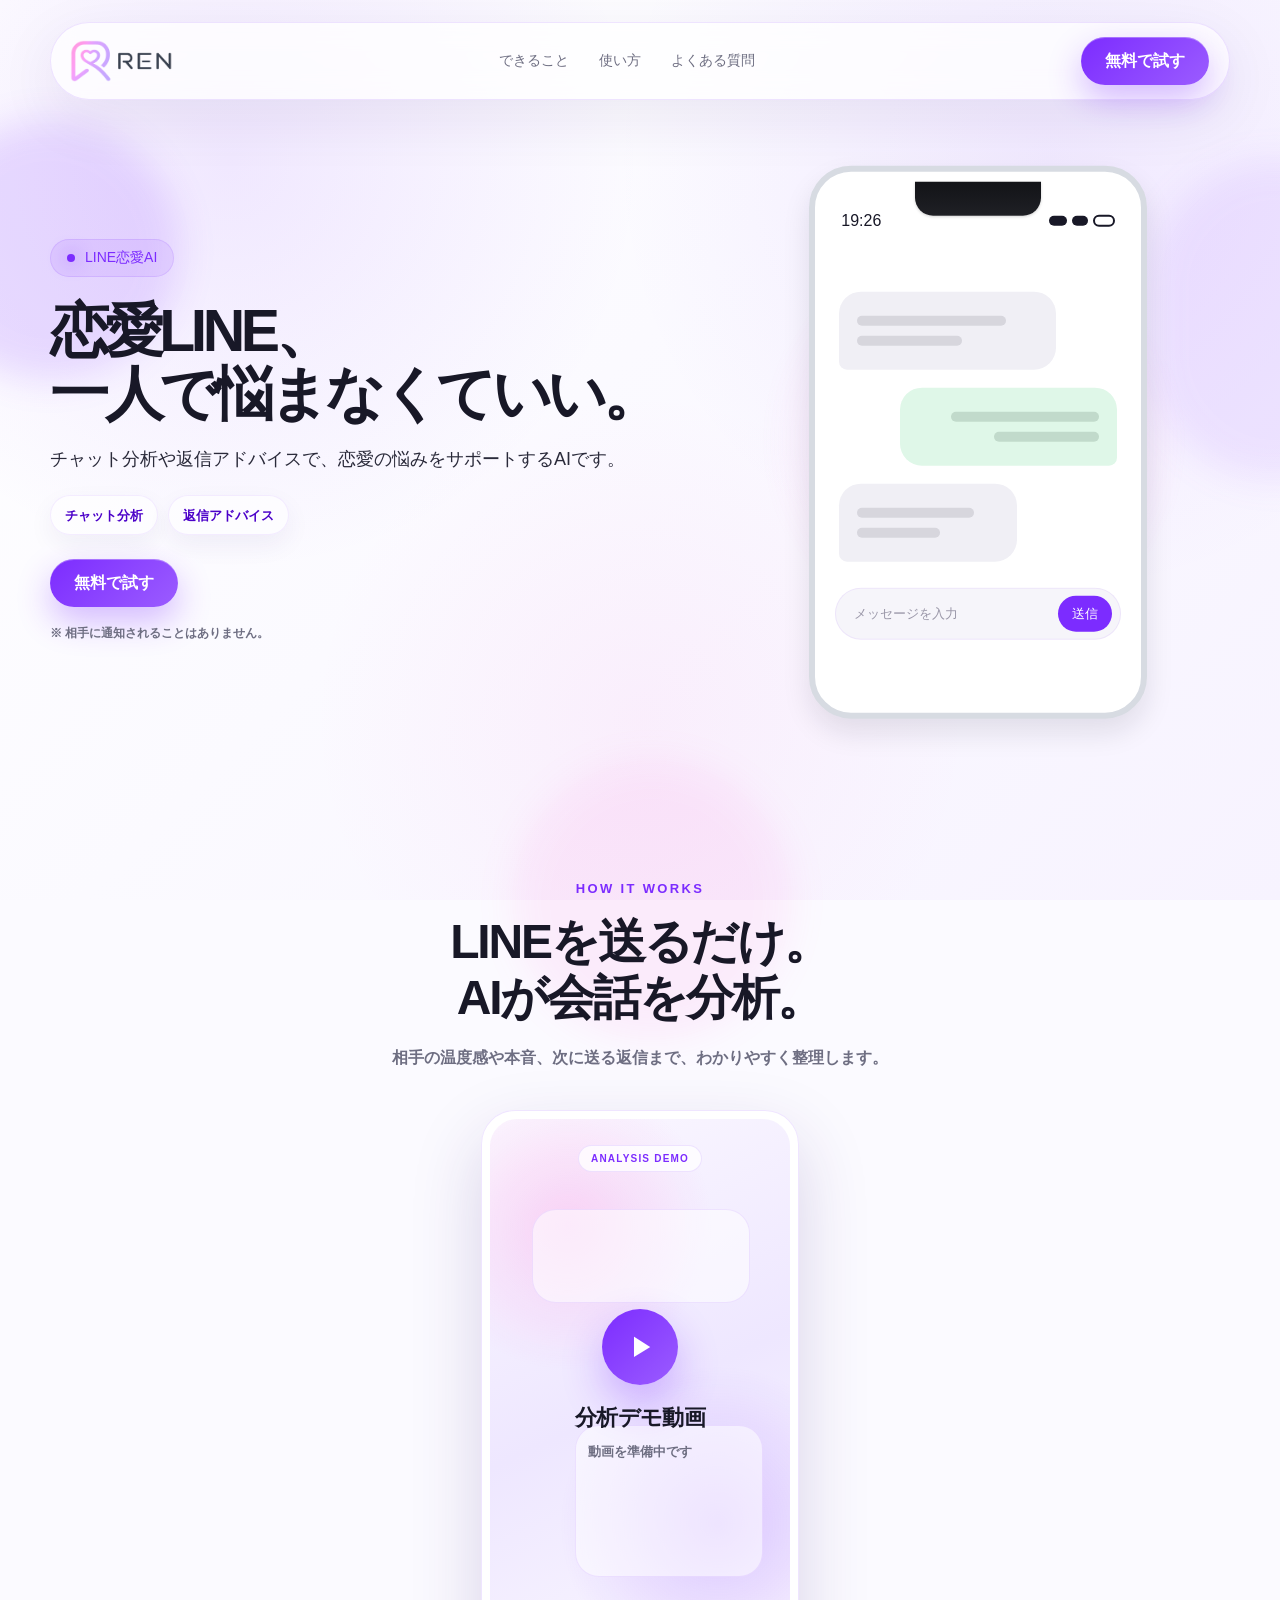
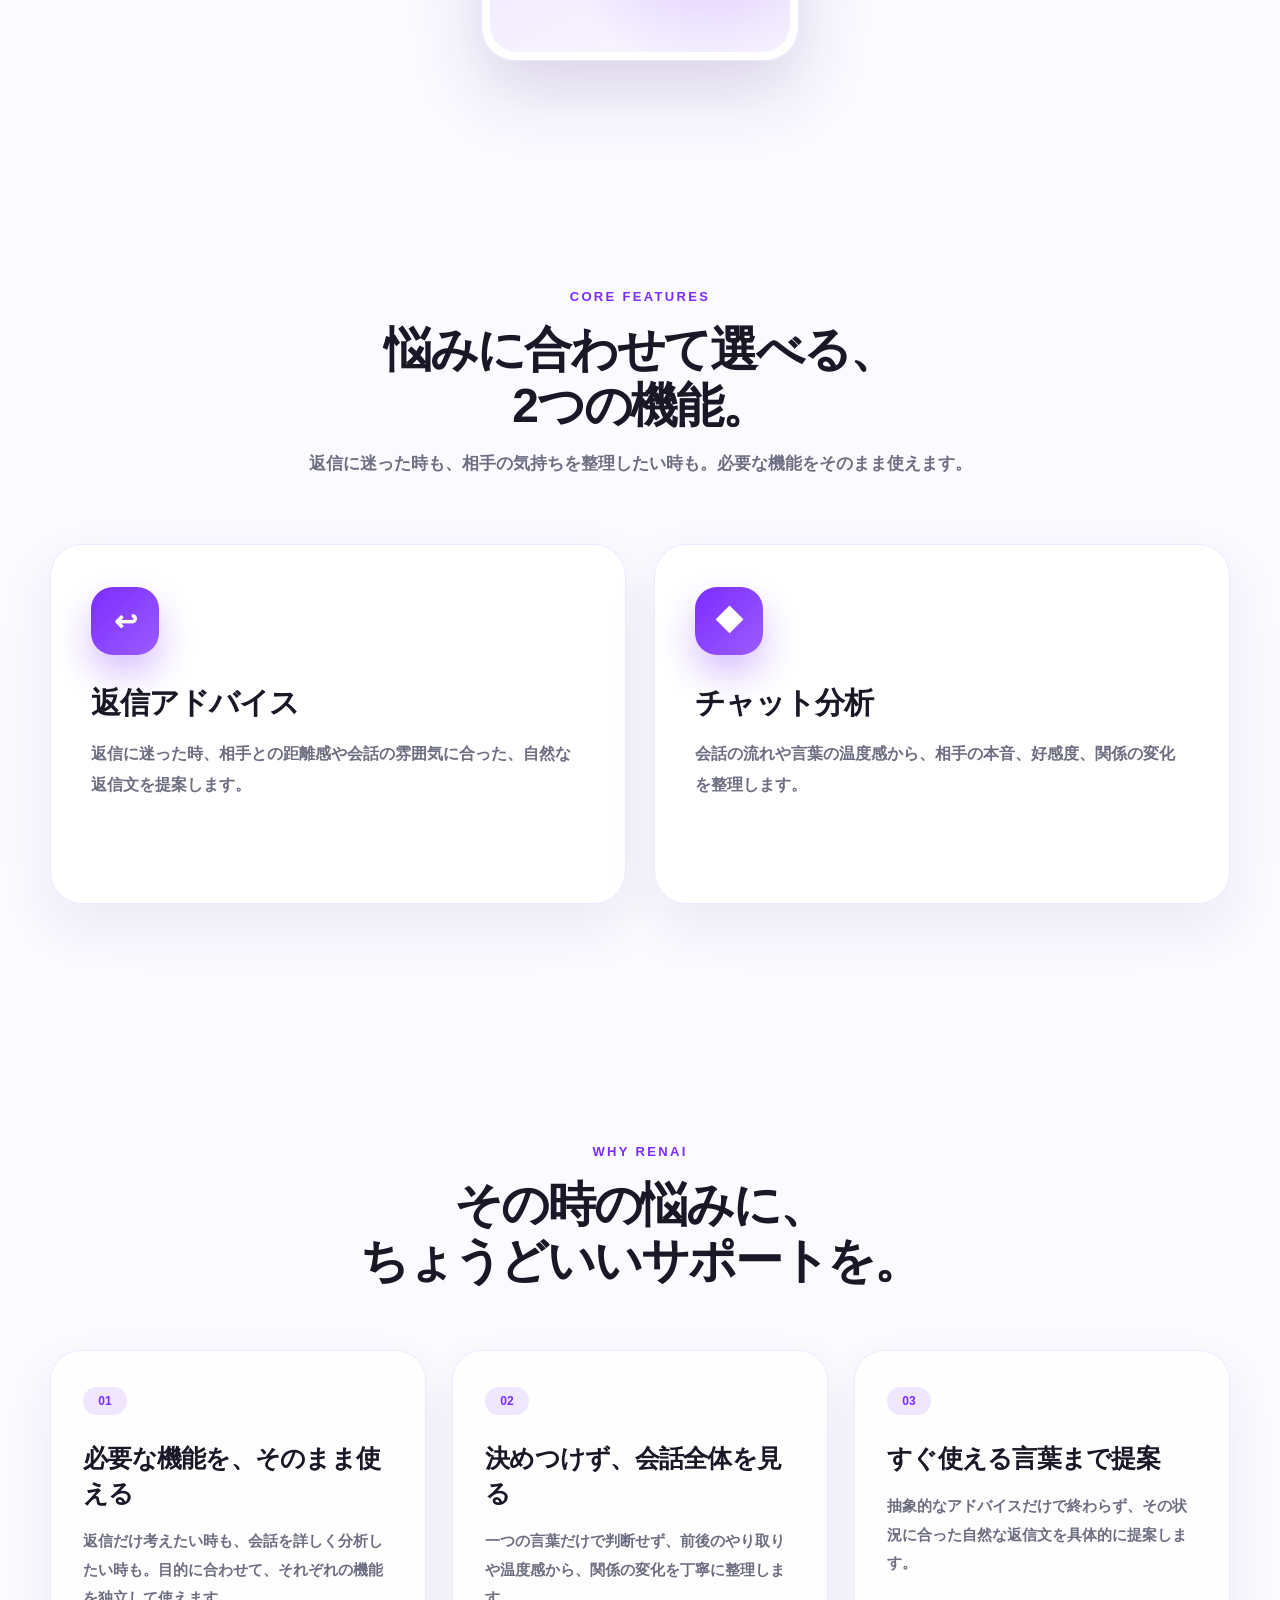
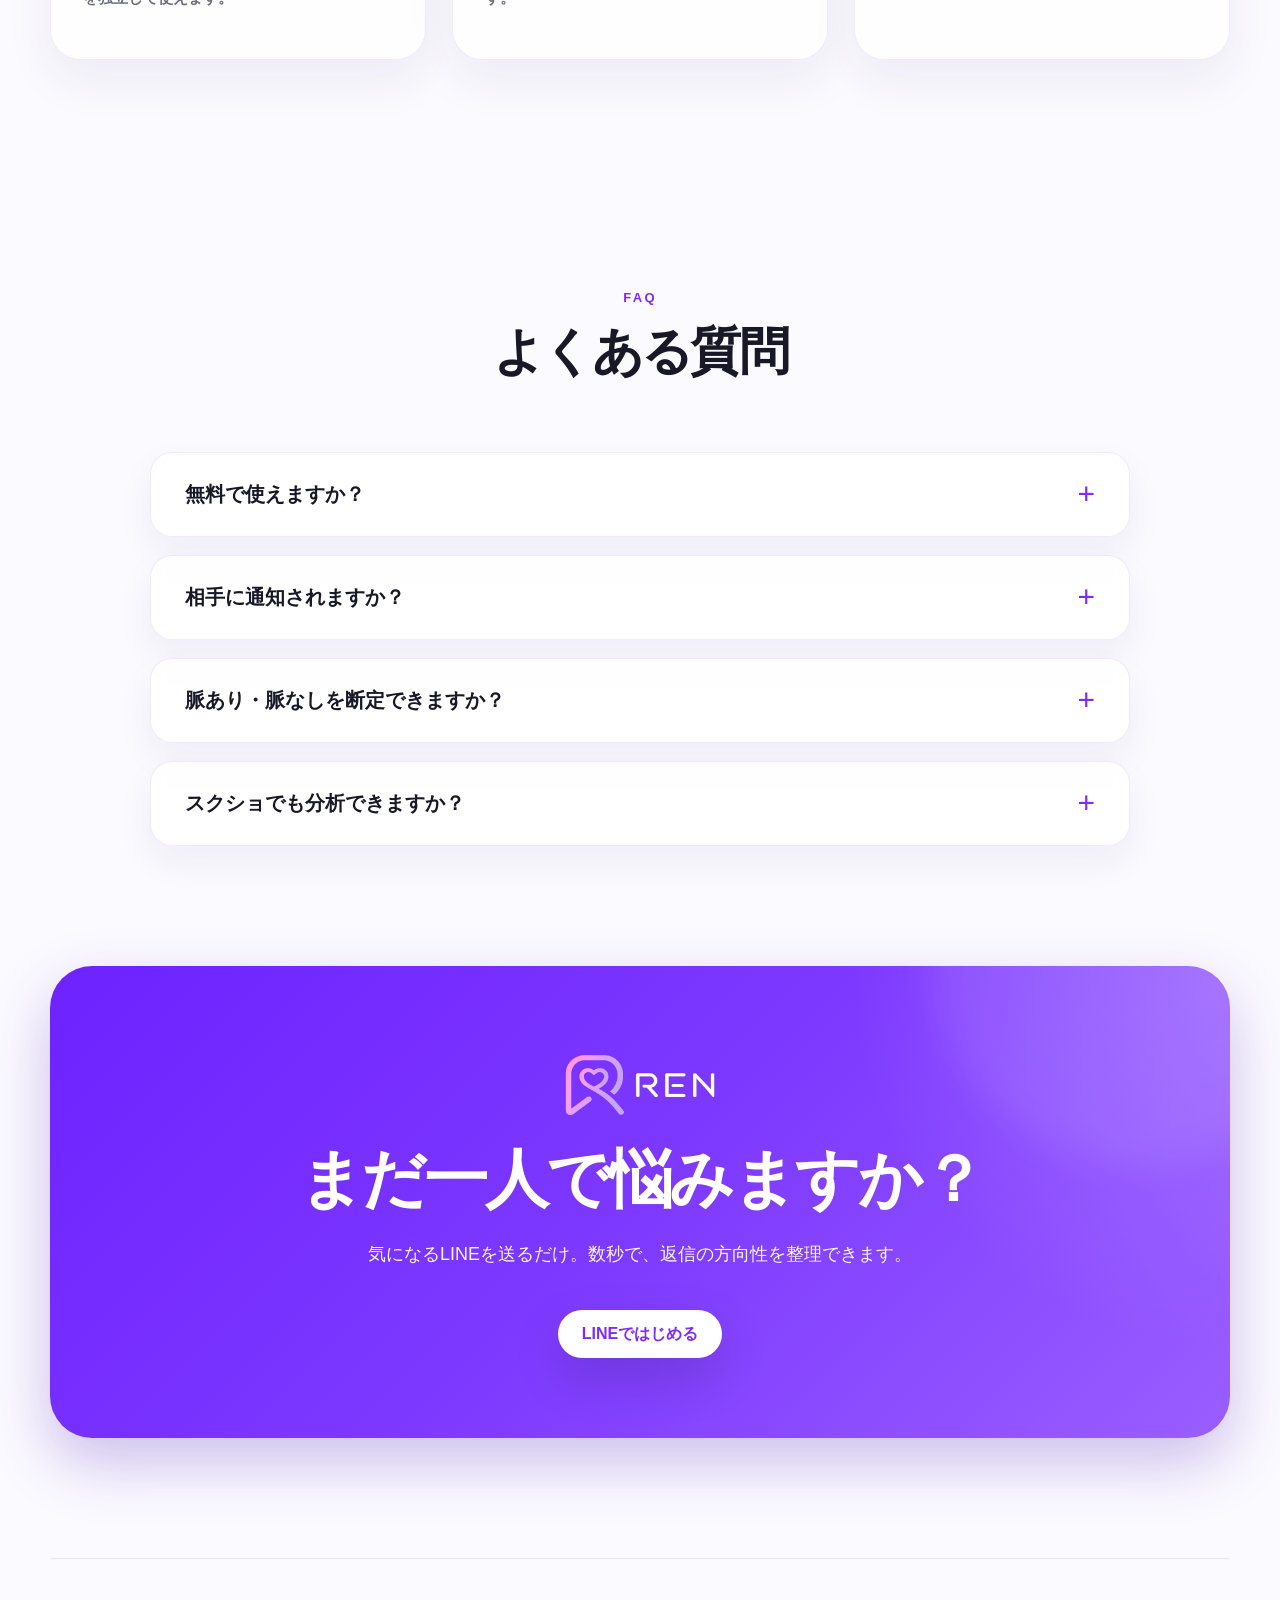
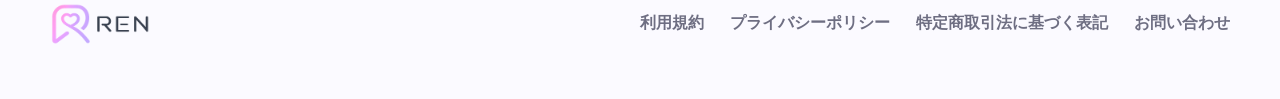
<file: index.html>
<!DOCTYPE html>
<html lang="ja">
<head>
  <meta charset="UTF-8" />
  <meta name="viewport" content="width=device-width, initial-scale=1.0" />

  <title>RenAI｜LINE恋愛AI</title>
  <meta
    name="description"
    content="RenAIは、LINEの返信に迷った時に、チャット分析と返信アドバイスができる恋愛AIサービスです。"
  />

  <link rel="icon" href="assets/images/renai-icon.svg" type="image/svg+xml" />
  <link rel="stylesheet" href="assets/css/style.css" />
</head>

<body>
  <div class="page-bg">
    <div class="glow glow-1"></div>
    <div class="glow glow-2"></div>
    <div class="glow glow-3"></div>
  </div>

  <header class="site-header">
    <a href="#" class="brand">
      <img class="brand-image brand-image-header" src="assets/images/renai-logo-dark-final.png" alt="RenAI">
    </a>

    <nav class="nav">
      <a href="#features">できること</a>
      <a href="#demo">使い方</a>
      <a href="#faq">よくある質問</a>
    </nav>

    <a href="#start" class="header-cta">無料で試す</a>
  </header>

  <main>
    <section class="hero">
      <div class="hero-copy reveal">
        <div class="hero-label">
          <span></span>
          LINE恋愛AI
        </div>

        <h1>恋愛LINE、<br>一人で悩まなくていい。</h1>

        <p class="hero-lead">
          チャット分析や返信アドバイスで、恋愛の悩みをサポートするAIです。
        </p>

        <div class="hero-tags">
          <span>チャット分析</span>
          <span>返信アドバイス</span>
        </div>

        <div class="hero-actions">
          <a href="#start" class="primary-btn">無料で試す</a>
        </div>

        <p class="hero-note">
          ※ 相手に通知されることはありません。
        </p>
      </div>

      <div class="hero-visual reveal">
        <div class="phone-wrap">
          <div class="phone">
            <div class="phone-top">
              <span>19:26</span>
              <div class="phone-icons">
                <span></span>
                <span></span>
                <span></span>
              </div>
            </div>

            <div class="line-header">
              <div class="line-avatar">相</div>
              <div>
                <strong>気になる相手</strong>
                <p>昨日</p>
              </div>
            </div>

            <div class="chat-area">
              <div class="chat-placeholder placeholder-other" aria-hidden="true">
                <span></span><span></span>
              </div>

              <div class="chat-placeholder placeholder-me" aria-hidden="true">
                <span></span><span></span>
              </div>

              <div class="chat-placeholder placeholder-other placeholder-short" aria-hidden="true">
                <span></span><span></span>
              </div>

              <div class="chat-bubble other">
                また今度ご飯行こう😊
              </div>

              <div class="chat-bubble me">
                うれしい😊 いつなら行けそう？
              </div>

              <div class="chat-bubble other">
                まだ予定見えたら連絡するね
              </div>
            </div>

            <div class="input-bar">
              <span>メッセージを入力</span>
              <button>送信</button>
            </div>
          </div>

        </div>
      </section>

    <section id="demo" class="video-demo-section">
      <div class="video-demo-copy reveal">
        <p class="section-kicker">How it works</p>
        <h2>LINEを送るだけ。<br>AIが会話を分析。</h2>
        <p>相手の温度感や本音、次に送る返信まで、わかりやすく整理します。</p>
      </div>

      <div class="video-frame reveal">
        <div class="video-placeholder" role="img" aria-label="分析デモ動画の表示位置">
          <span class="video-status">ANALYSIS DEMO</span>
          <div class="video-play" aria-hidden="true">▶</div>
          <strong>分析デモ動画</strong>
          <small>動画を準備中です</small>
        </div>
      </div>
    </section>

<section id="features" class="section">
      <div class="mobile-feature-content">
      <div class="section-head reveal">
        <p>Features</p>
        <h2>恋愛LINEの悩みを、3つの角度から整理。</h2>
      </div>

      <div class="feature-grid">
        <article class="feature-card reveal">
          <div class="icon">↩</div>
          <h3>返信アドバイス</h3>
          <p>
            重く見えにくく、自然に会話が続きやすい返信文を提案します。
          </p>
        </article>

        <article class="feature-card reveal">
          <div class="icon">◆</div>
          <h3>相手の本音分析</h3>
          <p>
            言葉の表面だけでなく、温度感や距離感の変化を読み取ります。
          </p>
        </article>

        <article class="feature-card reveal">
          <div class="icon">◎</div>
          <h3>恋愛相談</h3>
          <p>
            今の関係性を冷静に整理し、次にどう動くべきかを考えます。
          </p>
        </article>
      </div>
      </div>

      <div class="desktop-feature-content">
        <div class="desktop-feature-head reveal">
          <p>Core Features</p>
          <h2>悩みに合わせて選べる、<br>2つの機能。</h2>
          <span>返信に迷った時も、相手の気持ちを整理したい時も。必要な機能をそのまま使えます。</span>
        </div>

        <div class="feature-flow">
          <article class="feature-flow-card reveal">
            <div class="icon">↩</div>
            <h3>返信アドバイス</h3>
            <p>返信に迷った時、相手との距離感や会話の雰囲気に合った、自然な返信文を提案します。</p>
          </article>

          <article class="feature-flow-card reveal">
            <div class="icon">◆</div>
            <h3>チャット分析</h3>
            <p>会話の流れや言葉の温度感から、相手の本音、好感度、関係の変化を整理します。</p>
          </article>
        </div>
      </div>
    </section>

    <section class="section why">
      <div class="mobile-why-content">
      <div class="section-head reveal">
        <p>Why RenAI</p>
        <h2>決めつけず、会話の流れで見る。</h2>
      </div>

      <div class="why-grid">
        <div class="why-card reveal">
          <h3>単発の言葉だけで判断しない</h3>
          <p>
            「忙しい」「また今度」だけで脈なしとは決めません。
            前後のやり取りから温度感を見ます。
          </p>
        </div>

        <div class="why-card reveal">
          <h3>返信文まで具体的に出せる</h3>
          <p>
            分析だけで終わらず、その状況に合った自然な返信例まで提案します。
          </p>
        </div>

        <div class="why-card reveal">
          <h3>重く見えにくい表現に整える</h3>
          <p>
            不安が出やすい場面でも、相手に圧をかけにくい言い方を考えます。
          </p>
        </div>
      </div>
      </div>

      <div class="desktop-why-content">
        <div class="desktop-why-head reveal">
          <p>Why RenAI</p>
          <h2>その時の悩みに、<br>ちょうどいいサポートを。</h2>
        </div>

        <div class="desktop-why-grid">
          <article class="desktop-why-card reveal">
            <span>01</span>
            <h3>必要な機能を、そのまま使える</h3>
            <p>返信だけ考えたい時も、会話を詳しく分析したい時も。目的に合わせて、それぞれの機能を独立して使えます。</p>
          </article>

          <article class="desktop-why-card reveal">
            <span>02</span>
            <h3>決めつけず、会話全体を見る</h3>
            <p>一つの言葉だけで判断せず、前後のやり取りや温度感から、関係の変化を丁寧に整理します。</p>
          </article>

          <article class="desktop-why-card reveal">
            <span>03</span>
            <h3>すぐ使える言葉まで提案</h3>
            <p>抽象的なアドバイスだけで終わらず、その状況に合った自然な返信文を具体的に提案します。</p>
          </article>
        </div>
      </div>
    </section>

    <section id="faq" class="faq-section">
      <div class="section-head reveal">
        <p>FAQ</p>
        <h2>よくある質問</h2>
      </div>

      <div class="faq-list reveal">
        <details>
          <summary>無料で使えますか？</summary>
          <p>はい。まずは無料で試せます。利用回数や機能は今後変更される場合があります。</p>
        </details>

        <details>
          <summary>相手に通知されますか？</summary>
          <p>通知されません。LINEの内容を送っても、相手側に知られることはありません。</p>
        </details>

        <details>
          <summary>脈あり・脈なしを断定できますか？</summary>
          <p>断定はしません。会話の流れから、可能性や注意点を整理します。</p>
        </details>

        <details>
          <summary>スクショでも分析できますか？</summary>
          <p>はい。LINEのスクショをもとに、返信や相手の温度感を分析できます。</p>
        </details>
      </div>
    </section>

    <section id="start" class="final-cta reveal">
      <div class="cta-card">
        <img class="brand-image brand-image-cta" src="assets/images/renai-logo-light-final.png" alt="RenAI">
        <h2>まだ一人で悩みますか？</h2>
        <span>
          気になるLINEを送るだけ。数秒で、返信の方向性を整理できます。
        </span>
        <a href="#" class="primary-btn">LINEではじめる</a>
      </div>
    </section>
  </main>

  <footer class="footer">
    <div class="brand">
      <img class="brand-image brand-image-footer" src="assets/images/renai-logo-dark-final.png" alt="RenAI">
    </div>

    <div class="footer-links">
      <a href="terms.html">利用規約</a>
      <a href="privacy.html">プライバシーポリシー</a>
      <a href="tokutei.html">特定商取引法に基づく表記</a>
      <a href="contact.html">お問い合わせ</a>
    </div>
  </footer>

  <script src="assets/js/script.js"></script>
</body>
</html>
</file>
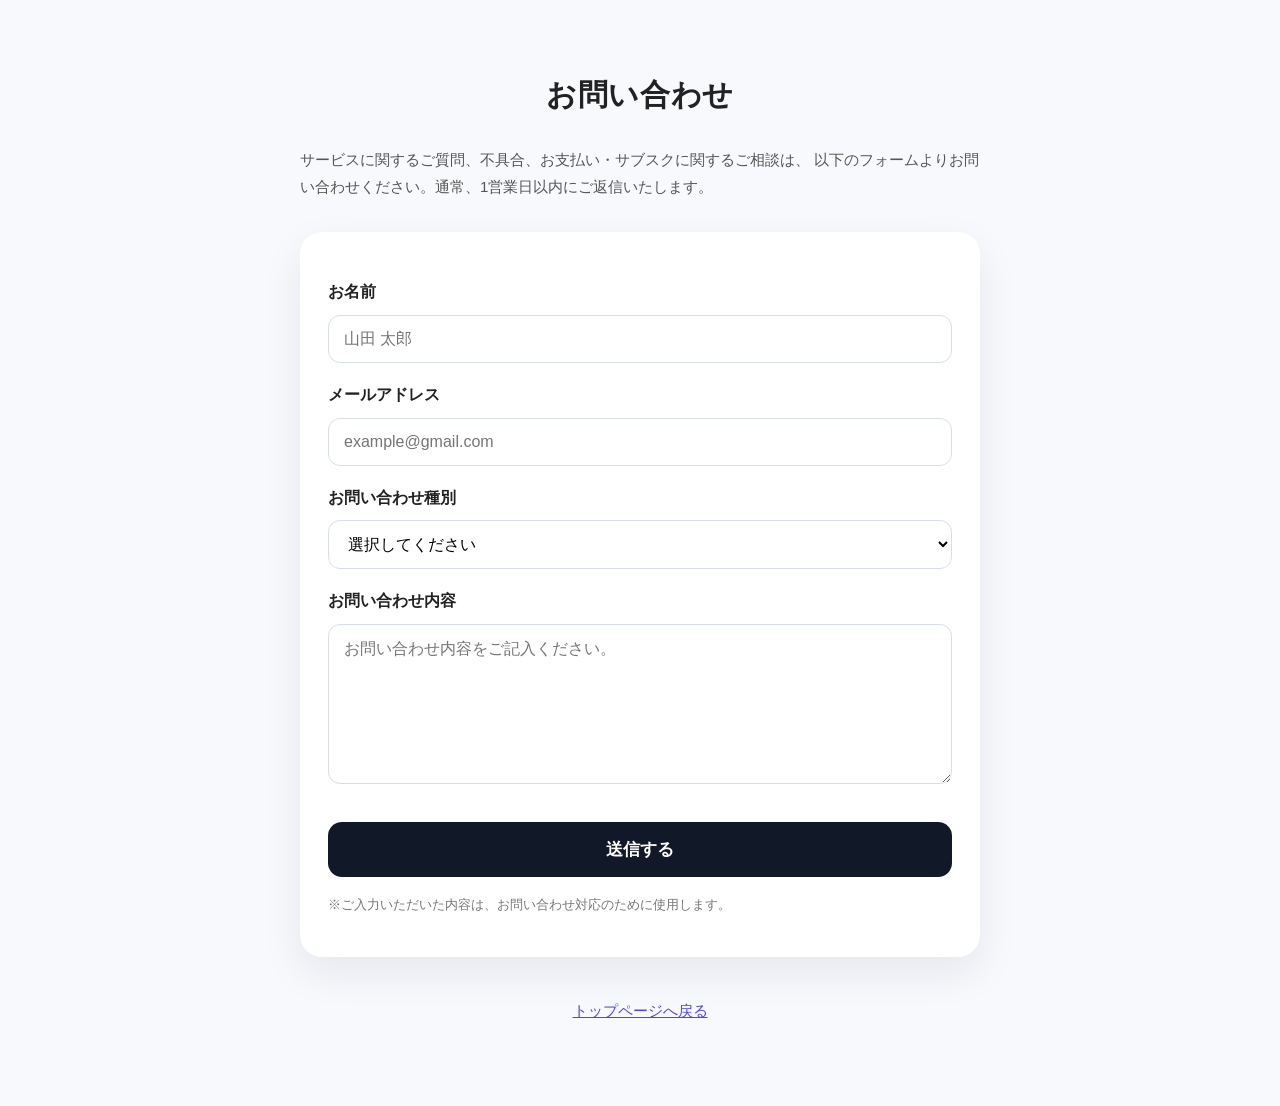
<file: contact.html>
<!DOCTYPE html>
<html lang="ja">
<head>
  <meta charset="UTF-8" />
  <meta name="viewport" content="width=device-width, initial-scale=1.0" />
  <title>お問い合わせ | RenAI</title>
  <link rel="icon" href="assets/images/renai-icon.svg" type="image/svg+xml" />
  <style>
    body {
      margin: 0;
      font-family: -apple-system, BlinkMacSystemFont, "Helvetica Neue", sans-serif;
      background: #f7f9fc;
      color: #222;
      line-height: 1.8;
    }

    .wrap {
      max-width: 680px;
      margin: 0 auto;
      padding: 48px 20px 80px;
    }

    h1 {
      text-align: center;
      font-size: 30px;
      font-weight: 700;
      margin-bottom: 24px;
      letter-spacing: 0.02em;
    }

    .lead {
      color: #555;
      margin-bottom: 32px;
      font-size: 15px;
    }

    form {
      background: #fff;
      border-radius: 22px;
      padding: 28px;
      box-shadow: 0 16px 40px rgba(20, 30, 60, 0.08);
    }

    label {
      display: block;
      font-weight: 700;
      margin: 18px 0 8px;
    }

    input,
    select,
    textarea {
      width: 100%;
      box-sizing: border-box;
      border: 1px solid #d8dee9;
      border-radius: 12px;
      padding: 14px 15px;
      font-size: 16px;
      background: #fff;
    }

    textarea {
      min-height: 160px;
      resize: vertical;
    }

    button {
      width: 100%;
      margin-top: 28px;
      padding: 16px;
      border: none;
      border-radius: 14px;
      background: #111827;
      color: #fff;
      font-size: 17px;
      font-weight: 700;
      cursor: pointer;
    }

    .note {
      font-size: 13px;
      color: #777;
      margin-top: 16px;
    }

    .back {
      margin-top: 40px;
      text-align: center;
    }

    .back a {
      color: #4f46e5;
      text-decoration: underline;
      font-size: 15px;
    }
  </style>
</head>

<body>
  <div class="wrap">
    <h1>お問い合わせ</h1>

    <p class="lead">
      サービスに関するご質問、不具合、お支払い・サブスクに関するご相談は、
      以下のフォームよりお問い合わせください。通常、1営業日以内にご返信いたします。
    </p>

    <form action="https://henxin-ai.onrender.com/contact" method="POST">
      <label for="name">お名前</label>
      <input id="name" name="name" type="text" placeholder="山田 太郎" required />

      <label for="email">メールアドレス</label>
      <input id="email" name="email" type="email" placeholder="example@gmail.com" required />

      <label for="category">お問い合わせ種別</label>
      <select id="category" name="category" required>
        <option value="">選択してください</option>
        <option value="利用方法について">利用方法について</option>
        <option value="お支払い・サブスクについて">お支払い・サブスクについて</option>
        <option value="不具合について">不具合について</option>
        <option value="データ削除について">データ削除について</option>
        <option value="その他">その他</option>
      </select>

      <label for="message">お問い合わせ内容</label>
      <textarea id="message" name="message" placeholder="お問い合わせ内容をご記入ください。" required></textarea>

      <button type="submit">送信する</button>

      <p class="note">
        ※ご入力いただいた内容は、お問い合わせ対応のために使用します。
      </p>
    </form>

    <div class="back">
      <a href="/">トップページへ戻る</a>
    </div>
  </div>
</body>
</html>
</file>
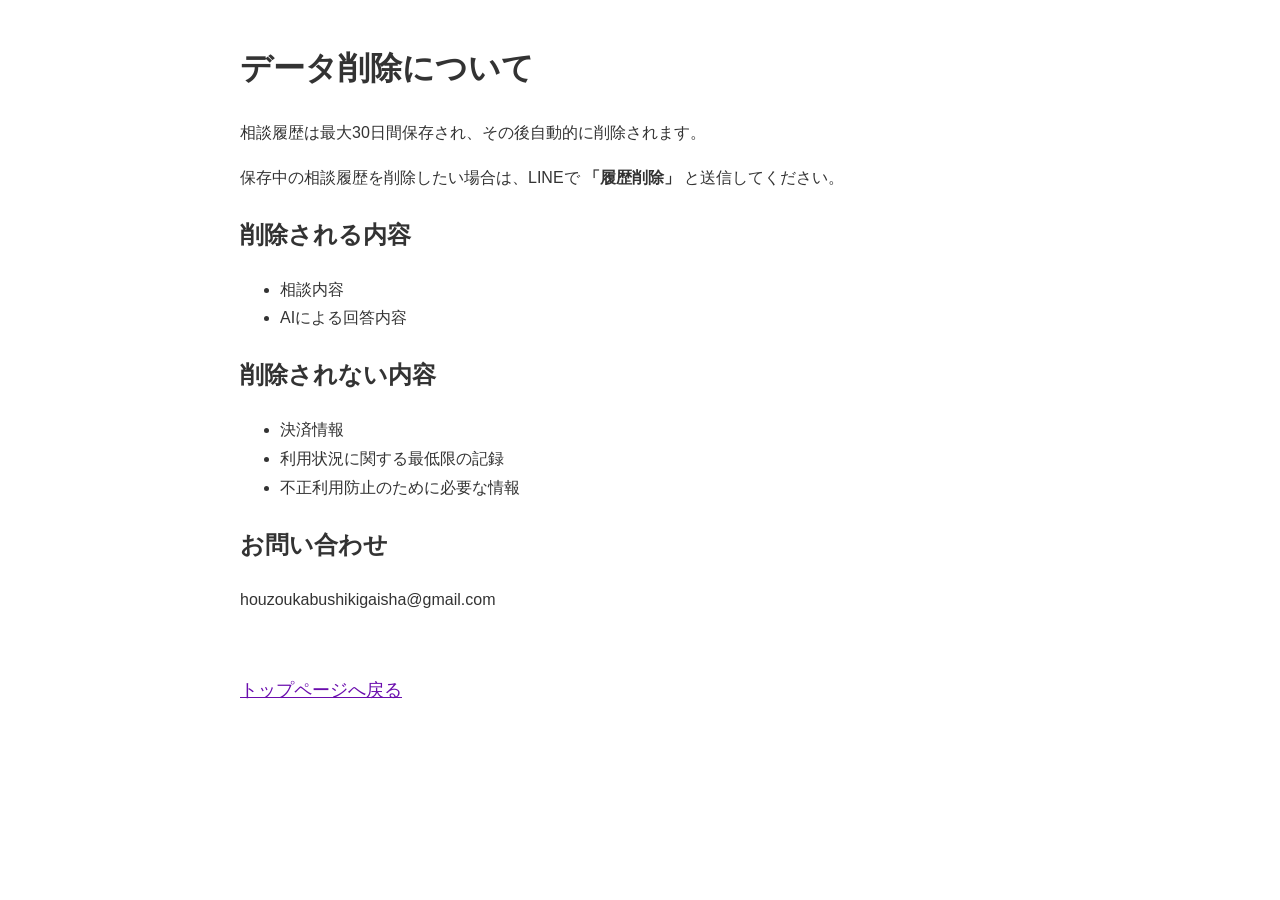
<file: data-deletion.html>
<!DOCTYPE html>
<html lang="ja">
<head>
  <meta charset="UTF-8">
  <meta name="viewport" content="width=device-width, initial-scale=1.0">
  <title>データ削除について | RenAI</title>
  <link rel="icon" href="assets/images/renai-icon.svg" type="image/svg+xml">
</head>
<body style="font-family: -apple-system, BlinkMacSystemFont, 'Helvetica Neue', sans-serif; max-width: 800px; margin: 40px auto; padding: 0 20px; line-height: 1.8; color: #333;">
  <h1>データ削除について</h1>

  <p>
    相談履歴は最大30日間保存され、その後自動的に削除されます。
  </p>

  <p>
    保存中の相談履歴を削除したい場合は、LINEで
    <strong>「履歴削除」</strong>
    と送信してください。
  </p>

  <h2>削除される内容</h2>
  <ul>
    <li>相談内容</li>
    <li>AIによる回答内容</li>
  </ul>

  <h2>削除されない内容</h2>
  <ul>
    <li>決済情報</li>
    <li>利用状況に関する最低限の記録</li>
    <li>不正利用防止のために必要な情報</li>
  </ul>

  <h2>お問い合わせ</h2>
  <p>
    houzoukabushikigaisha@gmail.com
  </p>

  <p style="margin-top: 60px;">
    <a href="/" style="font-size: 18px; color: #6a0dad; text-decoration: underline;">
      トップページへ戻る
    </a>
  </p>
</body>
</html>
</file>
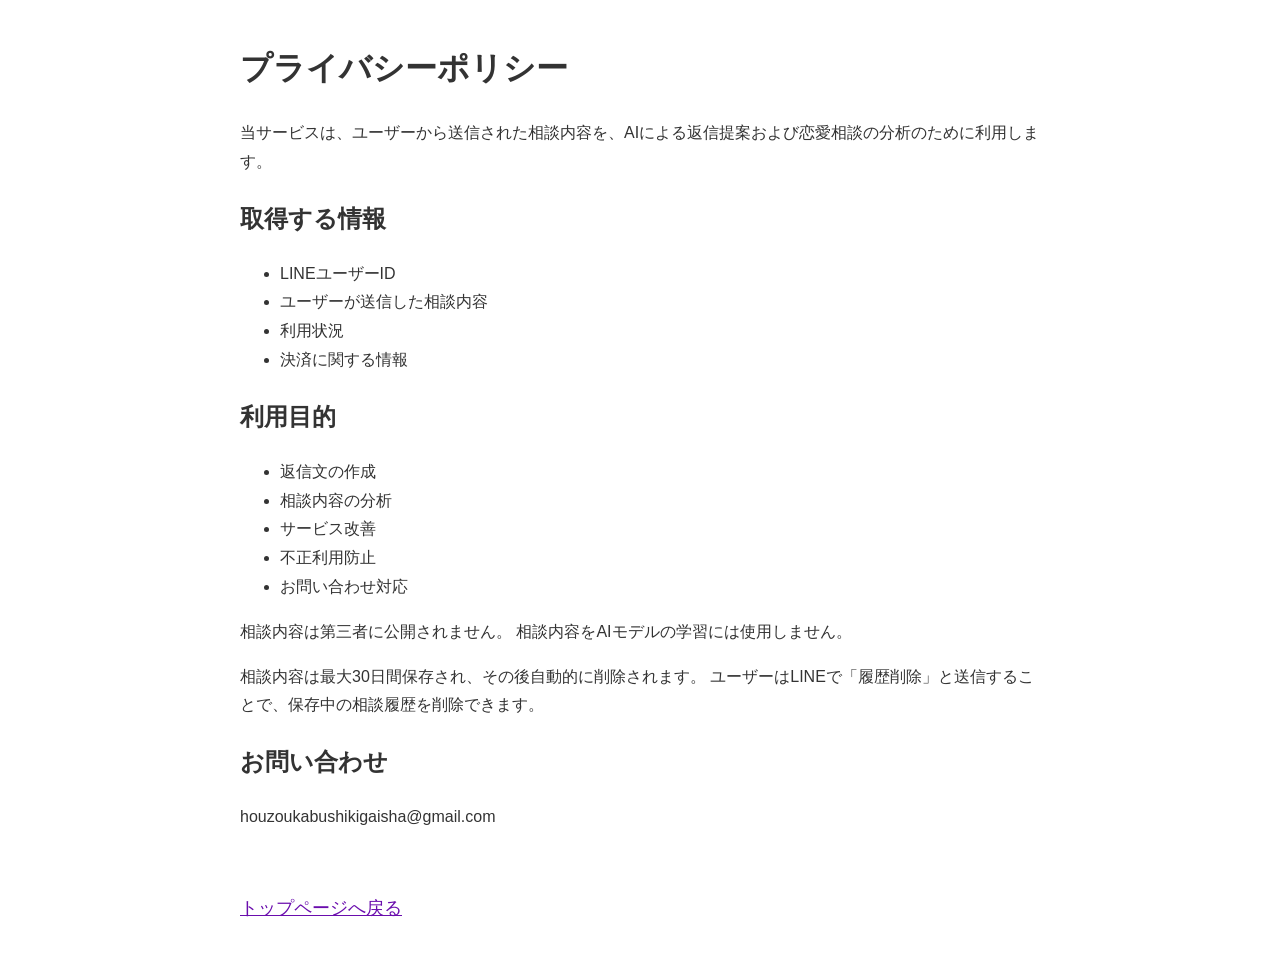
<file: privacy.html>
<!DOCTYPE html>
<html lang="ja">
<head>
  <meta charset="UTF-8">
  <meta name="viewport" content="width=device-width, initial-scale=1.0">
  <title>プライバシーポリシー | RenAI</title>
  <link rel="icon" href="assets/images/renai-icon.svg" type="image/svg+xml">
</head>
<body style="font-family: -apple-system, BlinkMacSystemFont, 'Helvetica Neue', sans-serif; max-width: 800px; margin: 40px auto; padding: 0 20px; line-height: 1.8; color: #333;">
  <h1>プライバシーポリシー</h1>

  <p>
    当サービスは、ユーザーから送信された相談内容を、AIによる返信提案および恋愛相談の分析のために利用します。
  </p>

  <h2>取得する情報</h2>
  <ul>
    <li>LINEユーザーID</li>
    <li>ユーザーが送信した相談内容</li>
    <li>利用状況</li>
    <li>決済に関する情報</li>
  </ul>

  <h2>利用目的</h2>
  <ul>
    <li>返信文の作成</li>
    <li>相談内容の分析</li>
    <li>サービス改善</li>
    <li>不正利用防止</li>
    <li>お問い合わせ対応</li>
  </ul>

  <p>
    相談内容は第三者に公開されません。
    相談内容をAIモデルの学習には使用しません。
  </p>

  <p>
    相談内容は最大30日間保存され、その後自動的に削除されます。
    ユーザーはLINEで「履歴削除」と送信することで、保存中の相談履歴を削除できます。
  </p>

  <h2>お問い合わせ</h2>
  <p>
    houzoukabushikigaisha@gmail.com
  </p>

  <p style="margin-top: 60px;">
    <a href="/" style="font-size: 18px; color: #6a0dad; text-decoration: underline;">
      トップページへ戻る
    </a>
  </p>
</body>
</html>
</file>
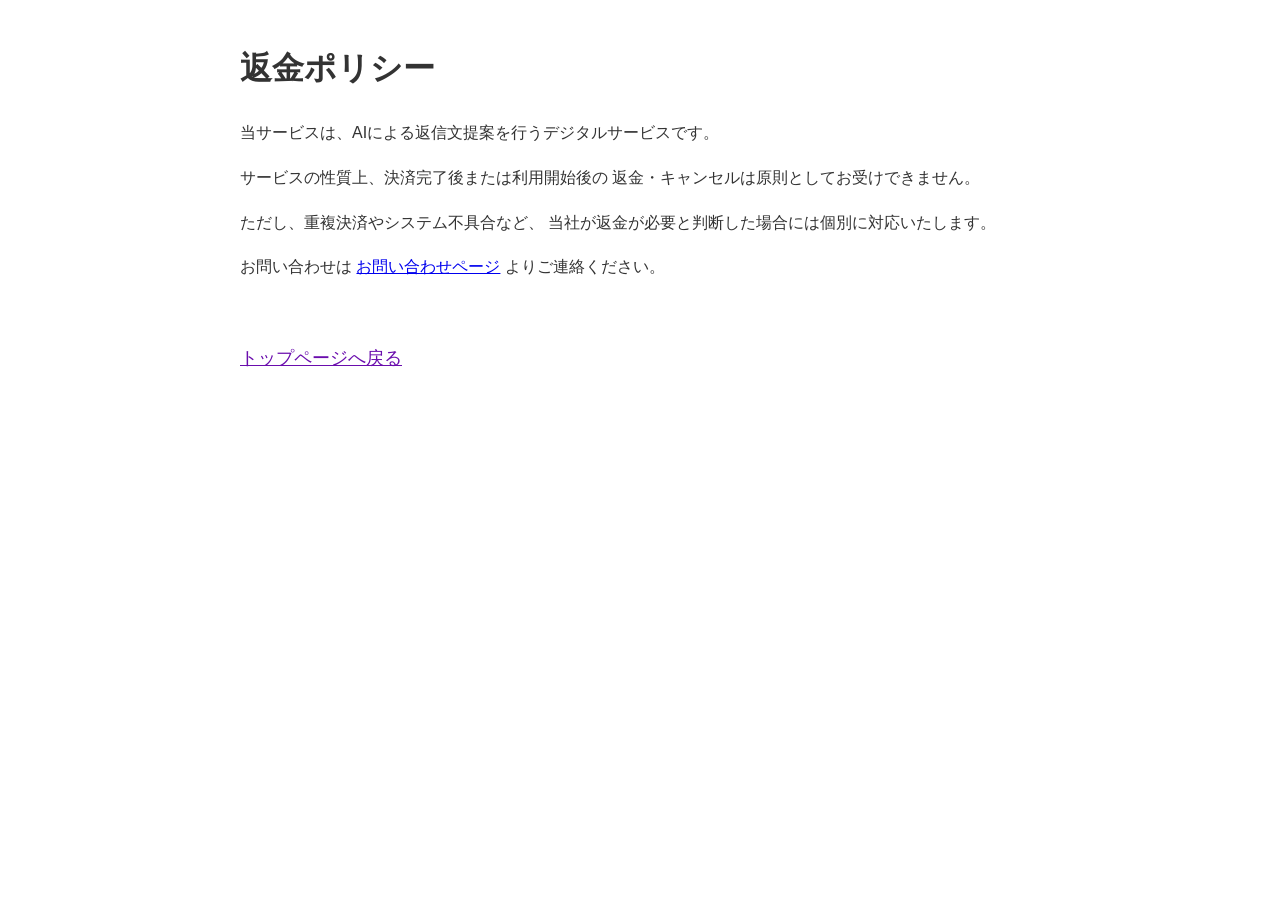
<file: refund.html>
<!DOCTYPE html>
<html lang="ja">
<head>
  <meta charset="UTF-8">
  <meta name="viewport" content="width=device-width, initial-scale=1.0">
  <title>返金ポリシー | RenAI</title>
  <link rel="icon" href="assets/images/renai-icon.svg" type="image/svg+xml">
</head>
<body style="font-family: -apple-system, BlinkMacSystemFont, 'Helvetica Neue', sans-serif; max-width: 800px; margin: 40px auto; padding: 0 20px; line-height: 1.8; color: #333;">

  <h1>返金ポリシー</h1>

  <p>
    当サービスは、AIによる返信文提案を行うデジタルサービスです。
  </p>

  <p>
    サービスの性質上、決済完了後または利用開始後の
    返金・キャンセルは原則としてお受けできません。
  </p>

  <p>
    ただし、重複決済やシステム不具合など、
    当社が返金が必要と判断した場合には個別に対応いたします。
  </p>

  <p>
    お問い合わせは
    <a href="/contact.html">お問い合わせページ</a>
    よりご連絡ください。
  </p>

  <p style="margin-top: 60px;">
    <a href="/" style="font-size: 18px; color: #6a0dad; text-decoration: underline;">
      トップページへ戻る
    </a>
  </p>

</body>
</html>
</file>
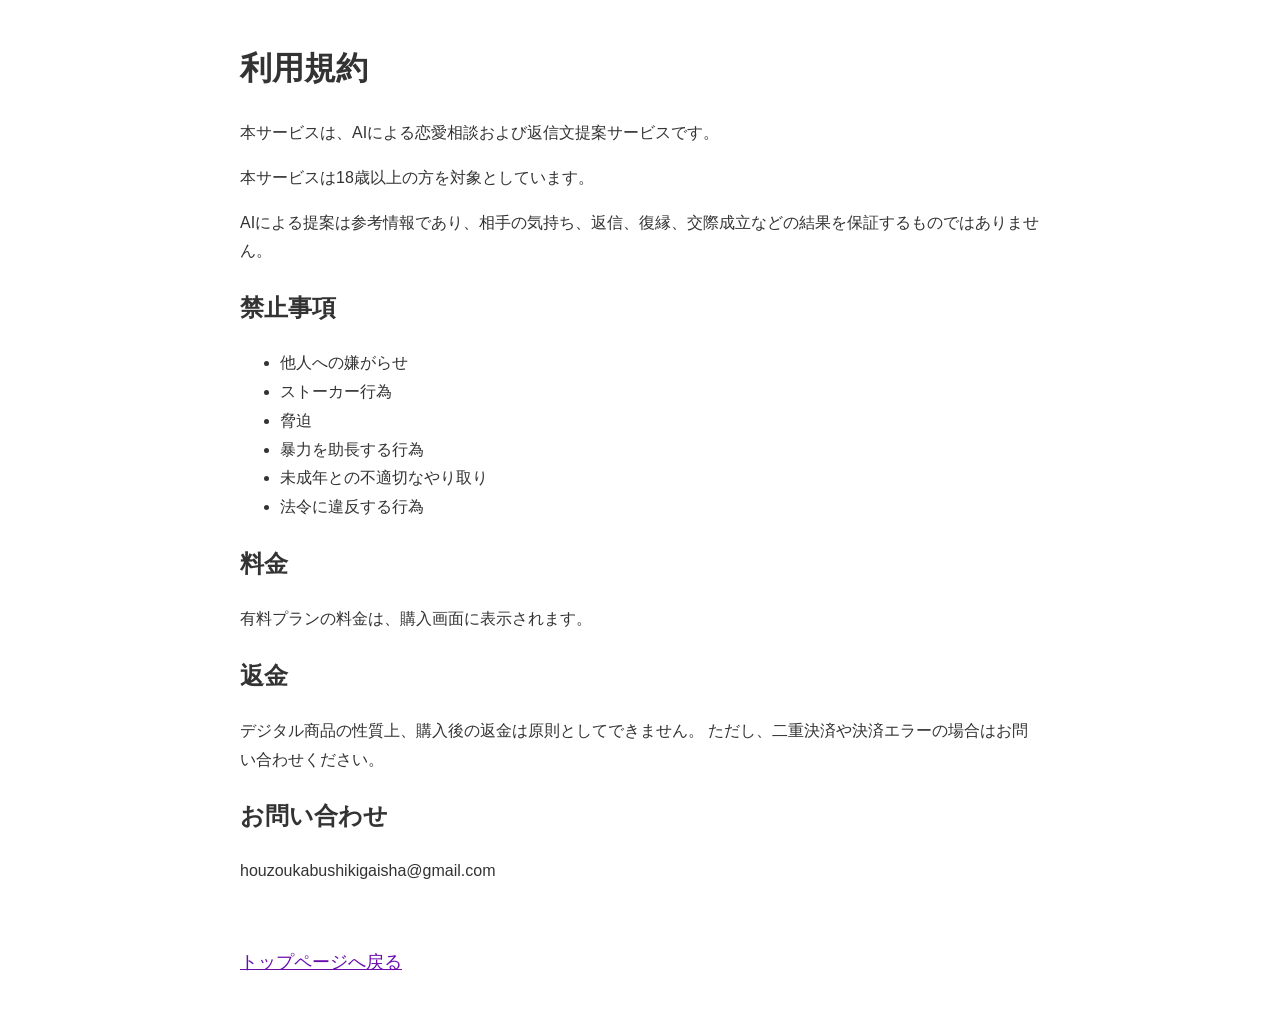
<file: terms.html>
<!DOCTYPE html>
<html lang="ja">
<head>
  <meta charset="UTF-8">
  <meta name="viewport" content="width=device-width, initial-scale=1.0">
  <title>利用規約 | RenAI</title>
  <link rel="icon" href="assets/images/renai-icon.svg" type="image/svg+xml">
</head>
<body style="font-family: -apple-system, BlinkMacSystemFont, 'Helvetica Neue', sans-serif; max-width: 800px; margin: 40px auto; padding: 0 20px; line-height: 1.8; color: #333;">
  <h1>利用規約</h1>

  <p>
    本サービスは、AIによる恋愛相談および返信文提案サービスです。
  </p>

  <p>
    本サービスは18歳以上の方を対象としています。
  </p>

  <p>
    AIによる提案は参考情報であり、相手の気持ち、返信、復縁、交際成立などの結果を保証するものではありません。
  </p>

  <h2>禁止事項</h2>
  <ul>
    <li>他人への嫌がらせ</li>
    <li>ストーカー行為</li>
    <li>脅迫</li>
    <li>暴力を助長する行為</li>
    <li>未成年との不適切なやり取り</li>
    <li>法令に違反する行為</li>
  </ul>

  <h2>料金</h2>
  <p>
    有料プランの料金は、購入画面に表示されます。
  </p>

  <h2>返金</h2>
  <p>
    デジタル商品の性質上、購入後の返金は原則としてできません。
    ただし、二重決済や決済エラーの場合はお問い合わせください。
  </p>

  <h2>お問い合わせ</h2>
  <p>
    houzoukabushikigaisha@gmail.com
  </p>

  <p style="margin-top: 60px;">
    <a href="/" style="font-size: 18px; color: #6a0dad; text-decoration: underline;">
      トップページへ戻る
    </a>
  </p>
</body>
</html>
</file>
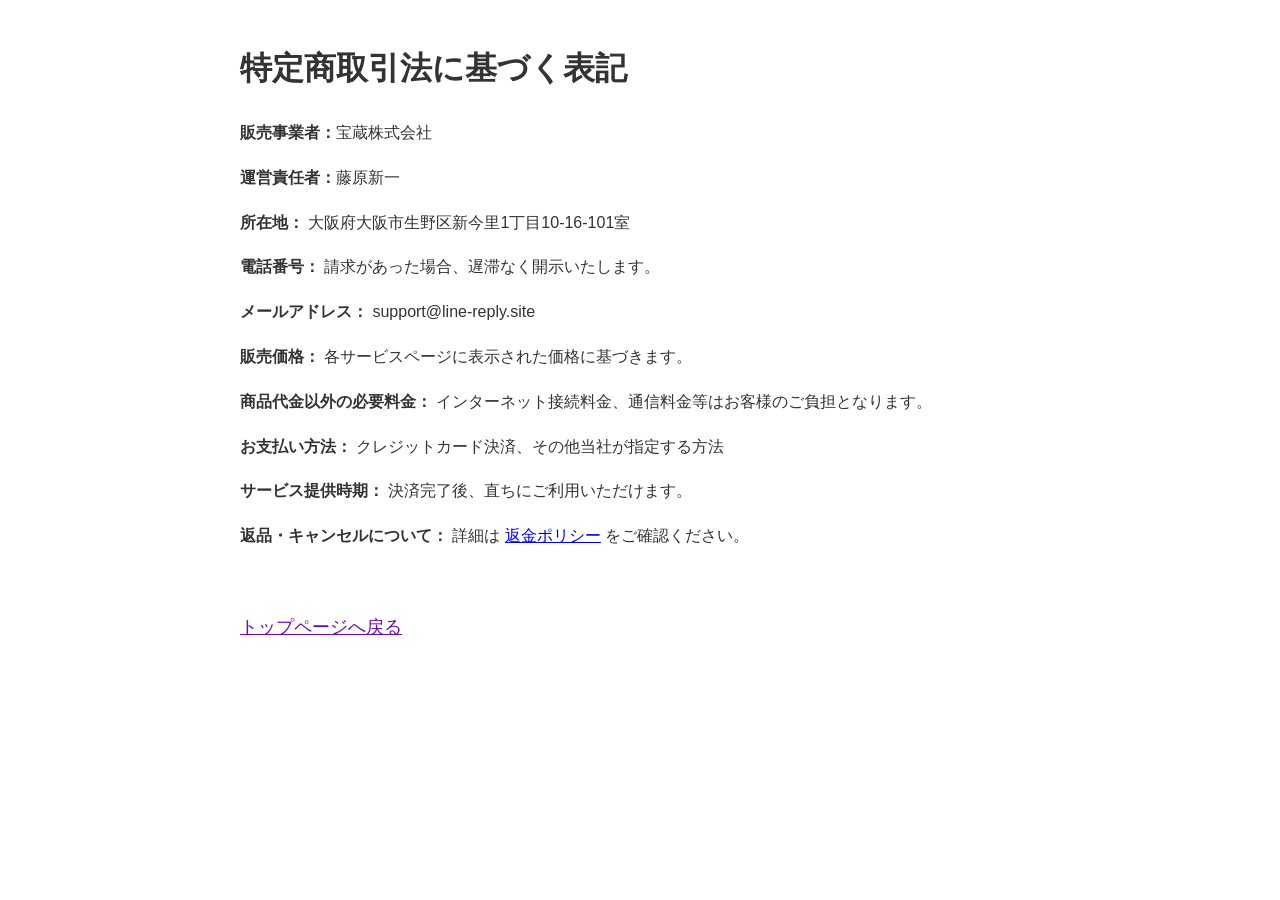
<file: tokutei.html>
<!DOCTYPE html>
<html lang="ja">
<head>
  <meta charset="UTF-8">
  <meta name="viewport" content="width=device-width, initial-scale=1.0">
  <title>特定商取引法に基づく表記 | RenAI</title>
  <link rel="icon" href="assets/images/renai-icon.svg" type="image/svg+xml">
</head>

<body style="font-family: -apple-system, BlinkMacSystemFont, 'Helvetica Neue', sans-serif; max-width: 800px; margin: 40px auto; padding: 0 20px; line-height: 1.8; color: #333;">

  <h1>特定商取引法に基づく表記</h1>

  <p><strong>販売事業者：</strong>宝蔵株式会社</p>

  <p><strong>運営責任者：</strong>藤原新一</p>

  <p><strong>所在地：</strong>
    大阪府大阪市生野区新今里1丁目10-16-101室
  </p>

  <p><strong>電話番号：</strong>
    請求があった場合、遅滞なく開示いたします。
  </p>

  <p><strong>メールアドレス：</strong>
    support@line-reply.site
  </p>

  <p><strong>販売価格：</strong>
    各サービスページに表示された価格に基づきます。
  </p>

  <p><strong>商品代金以外の必要料金：</strong>
    インターネット接続料金、通信料金等はお客様のご負担となります。
  </p>

  <p><strong>お支払い方法：</strong>
    クレジットカード決済、その他当社が指定する方法
  </p>

  <p><strong>サービス提供時期：</strong>
    決済完了後、直ちにご利用いただけます。
  </p>

  <p>
    <strong>返品・キャンセルについて：</strong>
    詳細は
    <a href="/refund.html">返金ポリシー</a>
    をご確認ください。
  </p>

  <p style="margin-top: 60px;">
    <a href="/" style="font-size: 18px; color: #6a0dad; text-decoration: underline;">
      トップページへ戻る
    </a>
  </p>

</body>
</html>
</file>
<file: assets/css/style.css>
:root {
  --purple: #7c2cff;
  --purple-dark: #4b00c9;
  --purple-soft: #efe6ff;
  --violet: #9b5cff;
  --pink: #ff6bd6;
  --black: #181827;
  --text: #2a2a3a;
  --muted: #6e6e82;
  --line: #e9e6f2;
  --white: #ffffff;
  --glass: rgba(255, 255, 255, 0.78);
  --shadow: 0 18px 50px rgba(77, 32, 155, 0.16);
  --radius-xl: 36px;
  --radius-lg: 26px;
  --radius-md: 18px;
}

* {
  box-sizing: border-box;
}

html {
  scroll-behavior: smooth;
}

body {
  margin: 0;
  font-family:
    -apple-system,
    BlinkMacSystemFont,
    "Hiragino Sans",
    "Yu Gothic",
    "YuGothic",
    "Noto Sans JP",
    sans-serif;
  color: var(--black);
  background: #fbfaff;
  overflow-x: hidden;
}

a {
  color: inherit;
  text-decoration: none;
}

button {
  font-family: inherit;
}

.page-bg {
  position: fixed;
  inset: 0;
  z-index: -2;
  background:
    radial-gradient(circle at 18% 18%, rgba(124, 44, 255, 0.10), transparent 32%),
    radial-gradient(circle at 82% 18%, rgba(124, 44, 255, 0.08), transparent 34%),
    radial-gradient(circle at 50% 80%, rgba(255, 107, 214, 0.07), transparent 34%),
    linear-gradient(135deg, #fff 0%, #fbfaff 45%, #f7f3ff 100%);
}

.glow {
  position: absolute;
  border-radius: 999px;
  filter: blur(18px);
  opacity: 0.52;
  pointer-events: none;
}

.glow-1 {
  width: 260px;
  height: 260px;
  left: -80px;
  top: 120px;
  background: rgba(124, 44, 255, 0.28);
}

.glow-2 {
  width: 250px;
  height: 320px;
  right: -120px;
  top: 160px;
  background: rgba(155, 92, 255, 0.22);
}

.glow-3 {
  width: 280px;
  height: 280px;
  left: 40%;
  bottom: -140px;
  background: rgba(255, 107, 214, 0.18);
}

.site-header {
  width: min(1180px, calc(100% - 48px));
  height: 78px;
  margin: 22px auto 0;
  padding: 0 20px 0 18px;
  display: flex;
  align-items: center;
  justify-content: space-between;
  border: 1px solid rgba(124, 44, 255, 0.12);
  border-radius: 999px;
  background: rgba(255, 255, 255, 0.74);
  backdrop-filter: blur(12px);
  box-shadow:0 30px 80px rgba(15,18,35,.18),0 8px 24px rgba(15,18,35,.10);
  position: sticky;
  top: 18px;
  z-index: 50;
}

.brand {
  display: inline-flex;
  align-items: center;
  flex: 0 0 auto;
}

.brand-image {
  display: block;
  width: auto;
  max-width: 100%;
  object-fit: contain;
}

.brand-image-header {
  height: 52px;
}

.brand-image-footer {
  height: 50px;
}

.nav {
  display: flex;
  align-items: center;
  gap: 30px;
  color: var(--muted);
  font-weight: 500;
  font-size: 14px;
}

.nav a {
  transition: color 0.2s ease;
}

.nav a:hover {
  color: var(--purple);
}

.header-cta,
.primary-btn {
  display: inline-flex;
  align-items: center;
  justify-content: center;
  min-height: 48px;
  padding: 0 24px;
  border-radius: 999px;
  color: #fff;
  font-weight: 700;
  line-height: 1;
  background: linear-gradient(135deg, var(--purple), var(--violet), var(--purple-dark));
  background-size: 200% 200%;
  box-shadow:
    0 14px 34px rgba(124, 44, 255, 0.32),
    inset 0 1px 0 rgba(255, 255, 255, 0.3);
  transition:
    transform 0.2s ease,
    box-shadow 0.2s ease,
    background-position 0.4s ease;
  white-space: nowrap;
}

.header-cta:hover,
.primary-btn:hover {
  transform: translateY(-2px);
  background-position: 100% 0;
  box-shadow:
    0 18px 44px rgba(124, 44, 255, 0.38),
    inset 0 1px 0 rgba(255, 255, 255, 0.35);
}

.secondary-btn {
  display: inline-flex;
  align-items: center;
  justify-content: center;
  min-height: 48px;
  padding: 0 24px;
  border-radius: 999px;
  color: var(--black);
  font-weight: 700;
  line-height: 1;
  background: rgba(255, 255, 255, 0.86);
  border: 1px solid rgba(124, 44, 255, 0.14);
  box-shadow: 0 12px 30px rgba(48, 35, 88, 0.08);
  transition:
    transform 0.2s ease,
    border-color 0.2s ease,
    color 0.2s ease;
  white-space: nowrap;
}

.secondary-btn:hover {
  transform: translateY(-2px);
  border-color: rgba(124, 44, 255, 0.34);
  color: var(--purple);
}

.hero {
  width: min(1180px, calc(100% - 48px));
  margin: 0 auto;
  min-height: 620px;
  padding: 32px 0 36px;
  display: grid;
  grid-template-columns: minmax(0,1.18fr) minmax(360px,.82fr);
  align-items: center;
  gap: 40px;
}

.hero-label {
  display: inline-flex;
  align-items: center;
  gap: 10px;
  height: 38px;
  padding: 0 16px;
  border-radius: 999px;
  color: var(--purple);
  background: rgba(124, 44, 255, 0.08);
  border: 1px solid rgba(124, 44, 255, 0.12);
  font-size: 14px;
  font-weight: 500;
}

.hero-label span {
  width: 8px;
  height: 8px;
  border-radius: 999px;
  background: var(--purple);
  box-shadow: 0 0 18px rgba(124, 44, 255, 0.8);
}

.hero h1 {
  margin: 18px 0 16px;
  max-width: 720px;
  white-space: normal;
  font-size: clamp(52px, 4.6vw, 72px);
  line-height: 1.08;
  letter-spacing: -0.075em;
  font-weight: 700;
  white-space: nowrap;
}

.hero-lead {
  max-width: 600px;
  margin: 0;
  color: var(--text);
  font-size: 17px;
  line-height: 1.75;
  font-weight: 500;
}

.hero-tags {
  display: flex;
  flex-wrap: wrap;
  gap: 10px;
  margin-top: 20px;
}

.hero-tags span {
  display: inline-flex;
  align-items: center;
  justify-content: center;
  min-height: 40px;
  padding: 0 14px;
  border-radius: 999px;
  color: var(--purple-dark);
  font-size: 13px;
  line-height: 1;
  font-weight: 600;
  background: rgba(255, 255, 255, 0.58);
  border: 1px solid rgba(124, 44, 255, 0.08);
  box-shadow: 0 10px 26px rgba(55, 34, 112, 0.06);
  cursor: default;
  white-space: nowrap;
}

.hero-actions {
  display: flex;
  flex-wrap: wrap;
  gap: 14px;
  margin-top: 24px;
}

.hero-note {
  margin: 18px 0 0;
  color: var(--muted);
  font-size: 12px;
  font-weight: 600;
}


.phone::before{
content:"";
position:absolute;
top:10px;left:50%;transform:translateX(-50%);
width:126px;height:34px;
background:linear-gradient(180deg,#121317,#1f2025);
border-radius:0 0 18px 18px;
box-shadow:0 1px 3px rgba(0,0,0,.18);
z-index:20;
}


/* phone top */
.phone-top {
  height: 44px;
  padding: 10px 6px 0;
  display: flex;
  align-items: center;
  justify-content: space-between;
  font-weight: 500;
  position: relative;
  z-index: 4;
}

.phone-icons {
  display: flex;
  gap: 5px;
  align-items: center;
}

.phone-icons span {
  display: block;
  background: var(--black);
  border-radius: 999px;
}

.phone-icons span:nth-child(1) {
  width: 18px;
  height: 10px;
}

.phone-icons span:nth-child(2) {
  width: 16px;
  height: 10px;
}

.phone-icons span:nth-child(3) {
  width: 22px;
  height: 12px;
  border: 2px solid var(--black);
  background: transparent;
}

.line-header {
  margin-top: 18px;
  padding: 14px;
  border-radius: 24px;
  display: flex;
  align-items: center;
  gap: 12px;
  background: rgba(247, 246, 252, 0.85);
  border: 1px solid rgba(124, 44, 255, 0.08);
}

.line-avatar {
  width: 44px;
  height: 44px;
  border-radius: 16px;
  display: grid;
  place-items: center;
  background: linear-gradient(135deg, var(--purple), var(--violet));
  color: #fff;
  font-weight: 500;
  box-shadow: 0 10px 24px rgba(124, 44, 255, 0.28);
}

.line-header strong {
  display: block;
  font-size: 15px;
}

.line-header p {
  margin: 3px 0 0;
  color: var(--muted);
  font-size: 12px;
  font-weight: 500;
}

.chat-area {
  padding: 26px 4px;
  display: flex;
  flex-direction: column;
  gap: 14px;
}

.chat-placeholder {
  display: none;
}

.chat-bubble {
  max-width: 82%;
  padding: 14px 16px;
  border-radius: 21px;
  font-size: 14px;
  line-height: 1.65;
  font-weight: 500;
}

.chat-bubble.other {
  align-self: flex-start;
  background: #f0eff5;
  color: var(--black);
  border-bottom-left-radius: 8px;
}

.chat-bubble.me {
  align-self: flex-end;
  background: #dff7e8;
  color: #173b25;
  border-bottom-right-radius: 8px;
}

.input-bar {
  margin-top: auto;
  height: 52px;
  padding: 0 8px 0 18px;
  border-radius: 999px;
  display: flex;
  align-items: center;
  justify-content: space-between;
  background: #f6f5fa;
  border: 1px solid rgba(124, 44, 255, 0.08);
}

.input-bar span {
  color: #9a97a8;
  font-size: 13px;
  font-weight: 500;
}

.input-bar button {
  height: 36px;
  padding: 0 14px;
  border: 0;
  border-radius: 999px;
  color: #fff;
  background: var(--purple);
  font-weight: 500;
}


.analysis-badge{
  display:inline-flex;
  align-items:center;
  height:30px;
  padding:0 12px;
  border-radius:999px;
  background:linear-gradient(135deg,var(--purple),var(--violet));
  color:#fff;
  font-size:12px;
  font-weight:700;
  letter-spacing:.02em;
}

.analysis-card h3{
  margin:16px 0 12px;
  font-size:28px;
  line-height:1.2;
  letter-spacing:-.03em;
}

.analysis-card p{
  margin:0;
  color:var(--text);
  font-size:15px;
  line-height:1.9;
  font-weight:600;
}

.proof{
  width:min(1180px,calc(100% - 48px));
  margin:20px auto 100px;
  display:grid;
  grid-template-columns:repeat(3,1fr);
  gap:24px;
}

.proof div{
  padding:34px;
  border-radius:28px;
  background:rgba(255,255,255,.78);
  backdrop-filter:blur(12px);
  border:1px solid rgba(124,44,255,.10);
  box-shadow:0 18px 40px rgba(53,38,105,.06);
}

.proof strong{
  display:block;
  font-size:42px;
  font-weight:700;
  color:var(--purple);
  letter-spacing:-.04em;
}

.proof span{
  display:block;
  margin-top:10px;
  color:var(--muted);
  font-weight:700;
}

.section{
  width:min(1180px,calc(100% - 48px));
  margin:0 auto;
  padding:110px 0;
}

.section-head{
  text-align:center;
  max-width:760px;
  margin:0 auto 70px;
}

.section-head p{
  margin:0;
  color:var(--purple);
  text-transform:uppercase;
  letter-spacing:.18em;
  font-size:13px;
  font-weight:700;
}

.section-head h2{
  margin:18px 0 0;
  font-size:clamp(36px,4vw,58px);
  line-height:1.15;
  letter-spacing:-.05em;
}

.feature-grid{
  display:grid;
  grid-template-columns:repeat(3,1fr);
  gap:28px;
}

.feature-card{
  padding:42px 34px;
  border-radius:32px;
  background:rgba(255,255,255,.82);
  backdrop-filter:blur(10px);
  border:1px solid rgba(124,44,255,.10);
  box-shadow:0 20px 48px rgba(53,38,105,.07);
  transition:.25s;
}

.feature-card:hover{
  transform:translateY(-8px);
  box-shadow:0 28px 60px rgba(53,38,105,.12);
}

.icon{
  width:68px;
  height:68px;
  display:grid;
  place-items:center;
  border-radius:22px;
  background:linear-gradient(135deg,var(--purple),var(--violet));
  color:#fff;
  font-size:28px;
  font-weight:700;
  box-shadow:0 18px 36px rgba(124,44,255,.30);
}

.feature-card h3{
  margin:28px 0 14px;
  font-size:28px;
  letter-spacing:-.03em;
}

.feature-card p{
  margin:0;
  color:var(--muted);
  line-height:1.95;
  font-weight:600;
}

.desktop-feature-content {
  display: none;
}

.demo-section{
  width:min(1180px,calc(100% - 48px));
  margin:0 auto;
  padding:120px 0;
}

.video-demo-section {
  width: min(1180px, calc(100% - 48px));
  margin: 0 auto;
  padding: 110px 0 120px;
  text-align: center;
}

.video-demo-copy {
  max-width: 720px;
  margin: 0 auto 48px;
}

.video-demo-copy h2 {
  margin: 18px 0;
  font-size: clamp(38px, 4.5vw, 62px);
  line-height: 1.14;
  letter-spacing: -.055em;
}

.video-demo-copy > p:last-child {
  margin: 0;
  color: var(--muted);
  font-size: 16px;
  line-height: 1.9;
  font-weight: 600;
}

.video-frame {
  width: min(340px, 88vw);
  margin: 0 auto;
  padding: 9px;
  border-radius: 36px;
  background: rgba(255,255,255,.88);
  border: 1px solid rgba(124,44,255,.12);
  box-shadow: 0 28px 70px rgba(60,35,125,.18);
}

.video-placeholder {
  aspect-ratio: 9 / 16;
  position: relative;
  overflow: hidden;
  border-radius: 28px;
  display: flex;
  flex-direction: column;
  align-items: center;
  justify-content: center;
  gap: 10px;
  color: var(--black);
  background:
    radial-gradient(circle at 26% 20%, rgba(255,107,214,.24), transparent 30%),
    radial-gradient(circle at 76% 76%, rgba(124,44,255,.22), transparent 34%),
    linear-gradient(155deg,#fbf8ff,#eee7ff 52%,#faf7ff);
}

.video-placeholder::before,
.video-placeholder::after {
  content: "";
  position: absolute;
  border-radius: 24px;
  background: rgba(255,255,255,.55);
  border: 1px solid rgba(124,44,255,.10);
}

.video-placeholder::before {
  width: 72%;
  height: 92px;
  top: 17%;
  left: 14%;
}

.video-placeholder::after {
  width: 62%;
  height: 150px;
  bottom: 14%;
  right: 9%;
}

.video-status,
.video-play,
.video-placeholder strong,
.video-placeholder small {
  position: relative;
  z-index: 2;
}

.video-status {
  position: absolute;
  top: 26px;
  left: 50%;
  transform: translateX(-50%);
  padding: 7px 12px;
  border-radius: 999px;
  color: var(--purple);
  background: rgba(255,255,255,.78);
  border: 1px solid rgba(124,44,255,.12);
  font-size: 10px;
  font-weight: 800;
  letter-spacing: .12em;
  white-space: nowrap;
}

.video-play {
  width: 76px;
  height: 76px;
  display: grid;
  place-items: center;
  padding-left: 5px;
  border-radius: 999px;
  color: #fff;
  background: linear-gradient(135deg,var(--purple),var(--violet));
  box-shadow: 0 18px 42px rgba(124,44,255,.32);
  font-size: 25px;
}

.video-placeholder strong {
  margin-top: 8px;
  font-size: 22px;
  letter-spacing: -.03em;
}

.video-placeholder small {
  color: var(--muted);
  font-size: 13px;
  font-weight: 700;
}

.demo-copy{
  max-width:700px;
  margin:0 auto 70px;
  text-align:center;
}

.section-kicker{
  margin:0;
  color:var(--purple);
  font-size:13px;
  letter-spacing:.18em;
  text-transform:uppercase;
  font-weight:700;
}

.demo-copy h2{
  margin:18px 0;
  font-size:clamp(36px,4vw,58px);
  letter-spacing:-.05em;
}

.demo-copy p{
  margin:0;
  color:var(--muted);
  line-height:1.9;
  font-weight:600;
}

.demo-card{
  display:grid;
  grid-template-columns:1fr 1fr;
  gap:34px;
  padding:34px;
  border-radius:36px;
  background:rgba(255,255,255,.84);
  backdrop-filter:blur(12px);
  border:1px solid rgba(124,44,255,.10);
  box-shadow:0 30px 80px rgba(53,38,105,.08);
}

.demo-left,
.demo-right{
  padding:24px;
}

.demo-title{
  margin-bottom:24px;
  color:var(--purple);
  font-weight:700;
}

.demo-message{
  max-width:85%;
  margin-bottom:14px;
  padding:14px 18px;
  border-radius:20px;
  font-weight:700;
  line-height:1.7;
}

.demo-message.other{
  background:#f0eff5;
}

.demo-message.me{
  margin-left:auto;
  background:#dff7e8;
}

.demo-right h3{
  margin:18px 0 14px;
  font-size:30px;
  letter-spacing:-.03em;
}

.demo-right>p{
  color:var(--muted);
  line-height:1.95;
  font-weight:600;
}

.reply-suggestion{
  margin-top:26px;
  padding:22px;
  border-radius:20px;
  background:rgba(124,44,255,.06);
  border:1px solid rgba(124,44,255,.10);
}

.reply-suggestion span{
  display:block;
  color:var(--purple);
  font-size:13px;
  font-weight:700;
  margin-bottom:12px;
}

.reply-suggestion p{
  margin:0;
  line-height:1.9;
  font-weight:700;
}
.why-grid{
  display:grid;
  grid-template-columns:repeat(3,1fr);
  gap:28px;
}

.why-card{
  padding:38px 34px;
  border-radius:30px;
  background:rgba(255,255,255,.82);
  backdrop-filter:blur(10px);
  border:1px solid rgba(124,44,255,.10);
  box-shadow:0 18px 46px rgba(52,37,108,.07);
  transition:.25s;
}

.why-card:hover{
  transform:translateY(-8px);
}

.why-card h3{
  margin:0 0 18px;
  font-size:28px;
  line-height:1.35;
  letter-spacing:-.03em;
}

.why-card p{
  margin:0;
  color:var(--muted);
  line-height:1.95;
  font-weight:600;
}

.desktop-why-content {
  display: none;
}

.faq-section{
  width:min(980px,calc(100% - 48px));
  margin:0 auto;
  padding:120px 0;
}

.faq-list{
  display:flex;
  flex-direction:column;
  gap:18px;
}

.faq-list details{
  overflow:hidden;
  border-radius:22px;
  background:rgba(255,255,255,.84);
  backdrop-filter:blur(10px);
  border:1px solid rgba(124,44,255,.10);
  box-shadow:0 16px 36px rgba(55,40,108,.06);
}

.faq-list summary{
  list-style:none;
  cursor:pointer;
  padding:28px 34px;
  font-size:20px;
  font-weight:700;
  position:relative;
}

.faq-list summary::-webkit-details-marker{
  display:none;
}

.faq-list summary::after{
  content:"+";
  position:absolute;
  right:34px;
  top:24px;
  color:var(--purple);
  font-size:30px;
  font-weight:400;
  transition:.2s;
}

.faq-list details[open] summary::after{
  transform:rotate(45deg);
}

.faq-list p{
  margin:0;
  padding:0 34px 30px;
  color:var(--muted);
  line-height:1.9;
  font-weight:600;
}

.final-cta{
  width:min(1180px,calc(100% - 48px));
  margin:0 auto 120px;
}

.cta-card{
  position:relative;
  overflow:hidden;
  padding:80px;
  border-radius:42px;
  text-align:center;
  background:
      radial-gradient(circle at top right,rgba(255,255,255,.18),transparent 30%),
      linear-gradient(135deg,#6d22ff,#7d39ff,#995eff);
  color:#fff;
  box-shadow:0 24px 60px rgba(85,36,188,.28);
}

.cta-card::before{
  content:"";
  position:absolute;
  width:420px;
  height:420px;
  border-radius:999px;
  background:rgba(255,255,255,.08);
  top:-220px;
  right:-120px;
  filter:blur(18px);
}

.cta-card p{
  margin:0;
  opacity:.9;
  letter-spacing:.18em;
  text-transform:uppercase;
  font-weight:700;
}

.brand-image-cta {
  width: 156px;
  height: auto;
  margin: 0 auto;
}

.cta-card h2{
  margin:20px 0;
  font-size:clamp(42px,5vw,72px);
  line-height:1.12;
  letter-spacing:-.05em;
}

.cta-card span{
  display:block;
  max-width:700px;
  margin:0 auto;
  font-size:18px;
  line-height:2;
  opacity:.95;
}

.cta-card .primary-btn{
  margin-top:38px;
  background:#fff;
  color:var(--purple);
  box-shadow:0 20px 50px rgba(0,0,0,.15);
}

.footer{
  width:min(1180px,calc(100% - 48px));
  margin:0 auto 50px;
  padding-top:40px;
  border-top:1px solid rgba(124,44,255,.10);
  display:flex;
  align-items:center;
  justify-content:space-between;
  gap:30px;
}

.footer-links{
  display:flex;
  flex-wrap:wrap;
  gap:26px;
}

.footer-links a{
  color:var(--muted);
  font-weight:700;
  transition:.2s;
}

.footer-links a:hover{
  color:var(--purple);
}

.reveal{
  opacity:0;
  transform:translateY(40px);
  transition:
      opacity .8s ease,
      transform .8s ease;
}

.reveal.show{
  opacity:1;
  transform:none;
}

@media (min-width: 1101px) {
  .hero {
    min-height: 670px;
    padding: 46px 0 58px;
    grid-template-columns: minmax(0,1.08fr) minmax(390px,.92fr);
    gap: 68px;
  }

  .hero-copy {
    max-width: 680px;
  }

  .hero h1 {
    margin: 22px 0 18px;
  }

  .hero-lead {
    font-size: 18px;
  }

  .hero-visual::before {
    content: "";
    position: absolute;
    width: 420px;
    height: 420px;
    border-radius: 999px;
    background: radial-gradient(circle, rgba(124,44,255,.14), rgba(255,107,214,.06) 52%, transparent 72%);
    filter: blur(2px);
    pointer-events: none;
  }

  .phone-wrap {
    width: 430px;
    transform: none;
  }

  .phone .line-header {
    display: none;
  }

  .phone .chat-area {
    padding-top: 54px;
    gap: 18px;
  }

  .phone .chat-bubble {
    display: none;
  }

  .phone .chat-placeholder {
    width: 78%;
    min-height: 78px;
    padding: 20px 18px;
    display: flex;
    flex-direction: column;
    justify-content: center;
    gap: 10px;
    border-radius: 22px;
  }

  .phone .chat-placeholder span {
    display: block;
    height: 10px;
    border-radius: 999px;
    background: rgba(35,35,52,.12);
  }

  .phone .chat-placeholder span:first-child {
    width: 82%;
  }

  .phone .chat-placeholder span:last-child {
    width: 58%;
  }

  .phone .placeholder-other {
    align-self: flex-start;
    background: #f0eff5;
    border-bottom-left-radius: 8px;
  }

  .phone .placeholder-me {
    align-self: flex-end;
    background: #dff7e8;
    border-bottom-right-radius: 8px;
  }

  .phone .placeholder-me span {
    margin-left: auto;
    background: rgba(23,59,37,.15);
  }

  .phone .placeholder-short {
    width: 64%;
  }

  .video-demo-section {
    min-height: 820px;
    padding: 88px 0 108px;
    display: flex;
    flex-direction: column;
    align-items: center;
    justify-content: center;
  }

  .video-demo-copy {
    max-width: 680px;
    margin-bottom: 36px;
  }

  .video-demo-copy h2 {
    font-size: 48px;
    line-height: 1.16;
    letter-spacing: -.045em;
  }

  .video-demo-copy > p:last-child {
    max-width: 620px;
    margin: 0 auto;
  }

  .video-frame {
    width: 318px;
    padding: 8px;
    border-radius: 34px;
  }

  .video-placeholder {
    border-radius: 27px;
  }

  #features {
    padding: 120px 0 130px;
  }

  .mobile-feature-content {
    display: none;
  }

  .desktop-feature-content {
    display: block;
  }

  .desktop-feature-head {
    max-width: 760px;
    margin: 0 auto 64px;
    text-align: center;
  }

  .desktop-feature-head > p {
    margin: 0;
    color: var(--purple);
    font-size: 13px;
    font-weight: 800;
    letter-spacing: .18em;
    text-transform: uppercase;
  }

  .desktop-feature-head h2 {
    margin: 18px 0 16px;
    font-size: 48px;
    line-height: 1.16;
    letter-spacing: -.045em;
  }

  .desktop-feature-head > span {
    color: var(--muted);
    font-size: 17px;
    line-height: 1.8;
    font-weight: 600;
  }

  .feature-flow {
    display: grid;
    grid-template-columns: repeat(2, minmax(0,1fr));
    align-items: stretch;
    gap: 28px;
  }

  .feature-flow-card {
    min-height: 360px;
    padding: 42px 40px;
    position: relative;
    border-radius: 32px;
    background: rgba(255,255,255,.84);
    border: 1px solid rgba(124,44,255,.11);
    box-shadow: 0 22px 54px rgba(53,38,105,.08);
    transition: transform .25s ease, box-shadow .25s ease;
  }

  .feature-flow-card:hover {
    transform: translateY(-6px);
    box-shadow: 0 30px 68px rgba(53,38,105,.13);
  }

  .feature-flow-card h3 {
    margin: 28px 0 14px;
    font-size: 30px;
    letter-spacing: -.035em;
  }

  .feature-flow-card p {
    margin: 0;
    color: var(--muted);
    font-size: 16px;
    line-height: 1.95;
    font-weight: 600;
  }

  .mobile-why-content {
    display: none;
  }

  .desktop-why-content {
    display: block;
  }

  .desktop-why-head {
    max-width: 760px;
    margin: 0 auto 62px;
    text-align: center;
  }

  .desktop-why-head > p {
    margin: 0;
    color: var(--purple);
    font-size: 13px;
    font-weight: 800;
    letter-spacing: .18em;
    text-transform: uppercase;
  }

  .desktop-why-head h2 {
    margin: 18px 0 0;
    font-size: 48px;
    line-height: 1.16;
    letter-spacing: -.045em;
  }

  .desktop-why-grid {
    display: grid;
    grid-template-columns: repeat(3, minmax(0,1fr));
    gap: 26px;
  }

  .desktop-why-card {
    min-height: 310px;
    padding: 36px 32px;
    border-radius: 30px;
    background: rgba(255,255,255,.82);
    border: 1px solid rgba(124,44,255,.10);
    box-shadow: 0 20px 48px rgba(53,38,105,.07);
  }

  .desktop-why-card > span {
    display: inline-flex;
    align-items: center;
    justify-content: center;
    width: 44px;
    height: 28px;
    border-radius: 999px;
    color: var(--purple);
    background: var(--purple-soft);
    font-size: 12px;
    font-weight: 800;
  }

  .desktop-why-card h3 {
    margin: 26px 0 16px;
    font-size: 25px;
    line-height: 1.4;
    letter-spacing: -.03em;
  }

  .desktop-why-card p {
    margin: 0;
    color: var(--muted);
    font-size: 15px;
    line-height: 1.9;
    font-weight: 600;
  }
}

@media (max-width:1100px){

.hero{
grid-template-columns:1fr;
padding-top:70px;
}

.hero-copy{
text-align:center;
}

.hero-lead{
margin:auto;
}

.hero-tags,
.hero-actions{
justify-content:center;
}


.feature-grid,
.why-grid,
.proof,
.demo-card{
grid-template-columns:1fr;
}

.footer{
flex-direction:column;
text-align:center;
}

}

/* ===== HERO RIGHT RESET - FINAL SINGLE SOURCE ===== */
.hero-visual {
  display: flex;
  justify-content: center;
  align-items: center;
  position: relative;
  overflow: visible;
  transform: none;
}

.phone-wrap {
  transform: translateX(4px);
  width: 520px;
  max-width: 100%;
  position: relative;
  margin: 0 auto;
  padding: 18px 0;
  overflow: visible;
}

.phone {
    margin: 0 auto;
  width:338px;
  height: 553px;
  margin: 0 auto;
  padding: 22px 20px 20px;
  position: relative;
  overflow: hidden;
  border-radius: 42px;
  background: #fff;
  border: 6px solid #d7dbe2;
  box-shadow: 0 14px 28px rgba(20, 24, 38, 0.10);
  isolation: isolate;
}

.analysis-card {
  position: absolute;
  right: -18px;
  bottom: 76px;
  width: 210px;
  padding: 0;
  border-radius: 24px;
  background: transparent;
  border: none;
  box-shadow: 0 20px 40px rgba(0,0,0,.18);
  z-index: 5;
  overflow: visible;
}

.analysis-card.image-card img,
.analysis-card img {
  display: block;
  width: 100%;
  height: auto;
  border-radius: 18px;
}

.report-flow-label,
.report-toggle {
  display: none;
}

@media (max-width: 768px) {
  .nav { display: none; }

  .site-header {
    width: calc(100% - 24px);
    height: 72px;
    margin-top: 12px;
    padding: 0 14px;
    top: 12px;
  }

  .brand-image-header {
    height: 44px;
  }

  .header-cta {
    min-height: 44px;
    padding: 0 18px;
    font-size: 14px;
  }

  /* Mobile Hero: single source of truth */
  .hero {
    width: 100%;
    display: flex;
    flex-direction: column;
    align-items: center;
    gap: 24px;
    padding: 32px 12px 48px;
    text-align: center;
  }

  .hero-copy {
    width: 100%;
    max-width: 360px;
    margin: 0 auto;
    text-align: center;
  }

  .hero h1 {
    max-width: 340px !important;
    margin: 18px auto 16px !important;
    font-size: 40px !important;
    line-height: 1.12 !important;
    letter-spacing: -0.03em !important;
    font-weight: 700 !important;
    white-space: normal !important;
  }

  .hero-lead {
    max-width: 340px;
    margin: 0 auto 24px;
    font-size: 16px;
    line-height: 1.8;
  }

  .hero-tags {
    display: flex;
    justify-content: center;
    flex-wrap: wrap;
    gap: 12px;
    max-width: 340px;
    margin: 0 auto 28px;
  }

  .hero-actions {
    display: none;
    flex-direction: column;
    gap: 16px;
    max-width: 340px;
    margin: 0 auto;
  }

  .hero-actions a { width: 100%; }

  .video-demo-section {
    width: 100%;
    padding: 88px 18px 100px;
  }

  .video-demo-copy {
    margin-bottom: 34px;
  }

  .video-demo-copy h2 {
    font-size: 36px;
  }

  .video-demo-copy > p:last-child {
    max-width: 340px;
    margin: 0 auto;
    font-size: 15px;
  }

  .video-frame {
    width: min(88vw, 340px);
  }

  .hero-visual {
    width: 100%;
    display: flex;
    justify-content: center;
    align-items: flex-start;
    margin: 0 auto;
    overflow: visible;
  }

  .phone-wrap {
    width: 100%;
    position: relative;
    margin: 0 auto;
    padding: 0;
    overflow: visible;
    transform: none;
  }

  .phone {
    width: min(86vw, 330px);
    height: auto;
    aspect-ratio: 9 / 15.72;
    margin: 0 auto;
    padding: 18px 14px 16px;
    border: 5px solid #d7dbe2;
    border-radius: 44px;
    background: #fff;
    box-shadow: 0 18px 36px rgba(20,24,38,.14);
    overflow: hidden;
  }

  .analysis-card {
    position: relative;
    width: min(90vw, 360px);
    right: auto;
    bottom: auto;
    margin: 62px auto 0;
    padding: 10px 10px 12px;
    border-radius: 26px;
    background: rgba(255,255,255,.97);
    border: 1px solid rgba(124,44,255,.14);
    box-shadow: 0 24px 60px rgba(62,35,128,.18);
    z-index: 5;
    overflow: visible;
  }

  .analysis-card.image-card img,
  .analysis-card img {
    display: block;
    width: 100%;
    height: auto;
    border-radius: 18px;
  }

  .report-flow-label {
    display: flex;
    align-items: center;
    justify-content: center;
    position: absolute;
    left: 50%;
    top: -43px;
    transform: translateX(-50%);
    min-width: 88px;
    height: 31px;
    padding: 0 14px;
    border-radius: 999px;
    color: var(--purple);
    font-size: 12px;
    font-weight: 800;
    background: var(--purple-soft);
    border: 1px solid rgba(124,44,255,.14);
    white-space: nowrap;
  }

  .report-flow-label::before {
    content: "";
    position: absolute;
    left: 50%;
    top: -27px;
    width: 1px;
    height: 26px;
    background: linear-gradient(var(--purple), rgba(124,44,255,.12));
  }

  .report-preview {
    position: relative;
    max-height: 430px;
    overflow: hidden;
    border-radius: 18px;
    transition: max-height .7s ease;
  }

  .report-preview::after {
    content: "";
    position: absolute;
    left: 0;
    right: 0;
    bottom: 0;
    height: 110px;
    background: linear-gradient(transparent, rgba(255,255,255,.98));
    pointer-events: none;
    transition: opacity .25s ease;
  }

  .analysis-card.report-open .report-preview {
    max-height: 2200px;
  }

  .analysis-card.report-open .report-preview::after {
    opacity: 0;
  }

  .report-toggle {
    width: calc(100% - 20px);
    min-height: 48px;
    margin: -30px 10px 0;
    position: relative;
    z-index: 2;
    align-items: center;
    justify-content: center;
    border: 0;
    border-radius: 999px;
    color: #fff;
    background: linear-gradient(135deg,var(--purple),var(--violet));
    box-shadow: 0 12px 28px rgba(124,44,255,.28);
    font-size: 14px;
    font-weight: 800;
    cursor: pointer;
  }

  .analysis-card.report-open .report-toggle {
    margin-top: 12px;
  }
}
</file>
